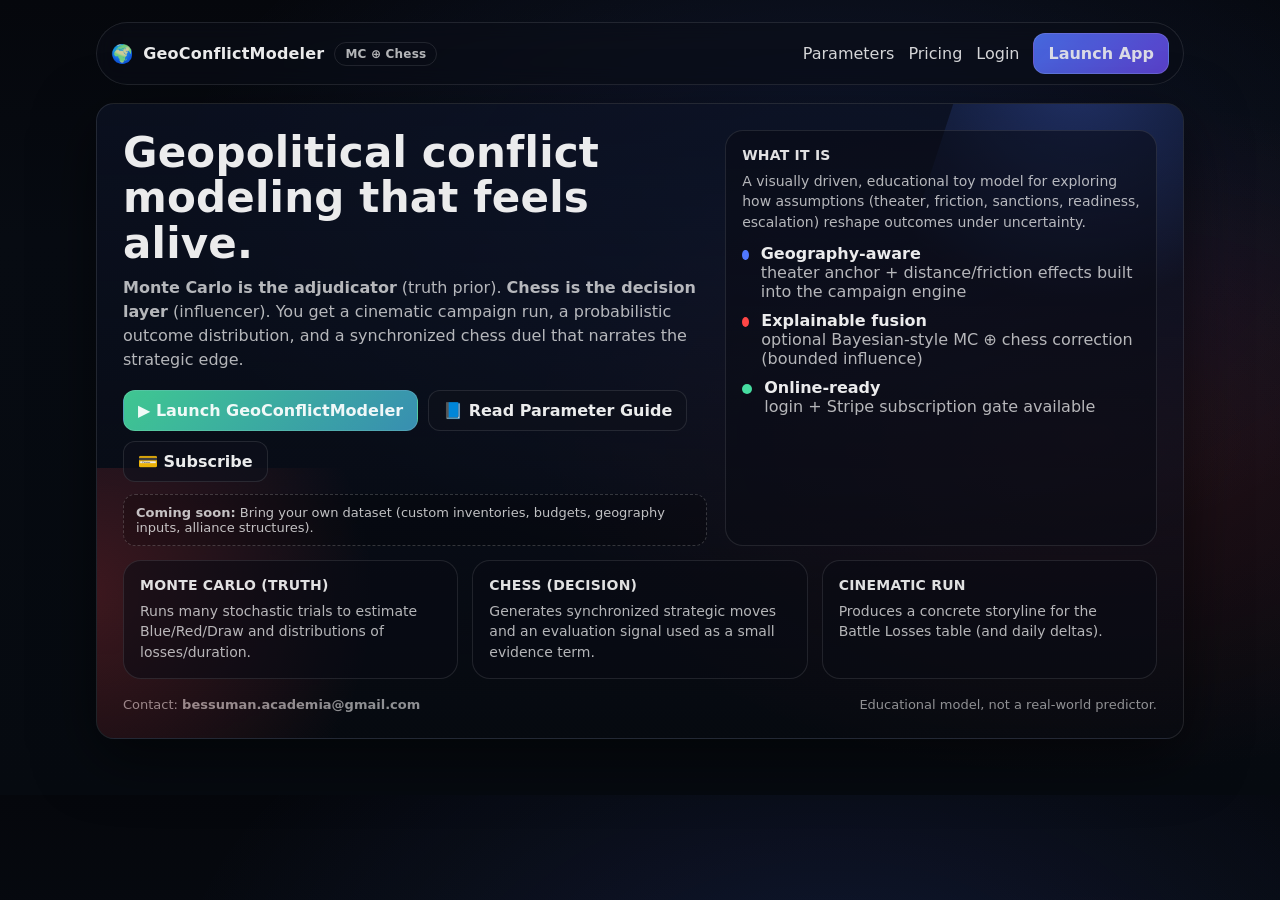
<file: site/index.html>
<!doctype html>
<html lang="en">
<head>
  <meta charset="utf-8" />
  <meta name="viewport" content="width=device-width, initial-scale=1" />
  <title>GeoConflictModeler</title>
  <meta name="description" content="GeoConflictModeler: Monte Carlo adjudicated geopolitical conflict toy model with a chess-based decision layer." />
  <link rel="stylesheet" href="style.css" />
</head>
<body>
  <div class="wrap">
    <div class="nav">
      <div class="brand">
        <span style="font-size:18px">🌍</span>
        <span>GeoConflictModeler</span>
        <span class="badge">MC ⊕ Chess</span>
      </div>
      <div class="links">
        <a href="parameters.html">Parameters</a>
        <a href="pricing.html">Pricing</a>
        <a href="login.html">Login</a>
        <a class="btn primary" href="launch.html">Launch App</a>
      </div>
    </div>

    <section class="hero">
      <div class="hgrid">
        <div>
          <h1 class="h1">Geopolitical conflict modeling that feels alive.</h1>
          <p class="sub">
            <b>Monte Carlo is the adjudicator</b> (truth prior). <b>Chess is the decision layer</b> (influencer).
            You get a cinematic campaign run, a probabilistic outcome distribution, and a synchronized chess duel that narrates the strategic edge.
          </p>
          <div class="cta">
            <a class="btn good" href="launch.html">▶ Launch GeoConflictModeler</a>
            <a class="btn" href="parameters.html">📘 Read Parameter Guide</a>
            <a class="btn" href="pricing.html">💳 Subscribe</a>
          </div>
          <div style="height:12px"></div>
          <div class="notice">
            <b>Coming soon:</b> Bring your own dataset (custom inventories, budgets, geography inputs, alliance structures).
          </div>
        </div>

        <div class="card">
          <h3>What it is</h3>
          <p>
            A visually driven, educational toy model for exploring how assumptions (theater, friction, sanctions, readiness, escalation)
            reshape outcomes under uncertainty.
          </p>
          <div style="height:12px"></div>
          <div class="k"><span class="dot blue"></span><div><b>Geography-aware</b><br><span style="color:var(--muted)">theater anchor + distance/friction effects built into the campaign engine</span></div></div>
          <div style="height:10px"></div>
          <div class="k"><span class="dot red"></span><div><b>Explainable fusion</b><br><span style="color:var(--muted)">optional Bayesian-style MC ⊕ chess correction (bounded influence)</span></div></div>
          <div style="height:10px"></div>
          <div class="k"><span class="dot green"></span><div><b>Online-ready</b><br><span style="color:var(--muted)">login + Stripe subscription gate available</span></div></div>
        </div>
      </div>

      <div class="grid">
        <div class="card">
          <h3>Monte Carlo (Truth)</h3>
          <p>Runs many stochastic trials to estimate Blue/Red/Draw and distributions of losses/duration.</p>
        </div>
        <div class="card">
          <h3>Chess (Decision)</h3>
          <p>Generates synchronized strategic moves and an evaluation signal used as a small evidence term.</p>
        </div>
        <div class="card">
          <h3>Cinematic Run</h3>
          <p>Produces a concrete storyline for the Battle Losses table (and daily deltas).</p>
        </div>
      </div>

      <div class="footer">
        <div>Contact: <a href="mailto:bessuman.academia@gmail.com"><b>bessuman.academia@gmail.com</b></a></div>
        <div>Educational model, not a real-world predictor.</div>
      </div>
    </section>
  </div>
</body>
</html>
</file>
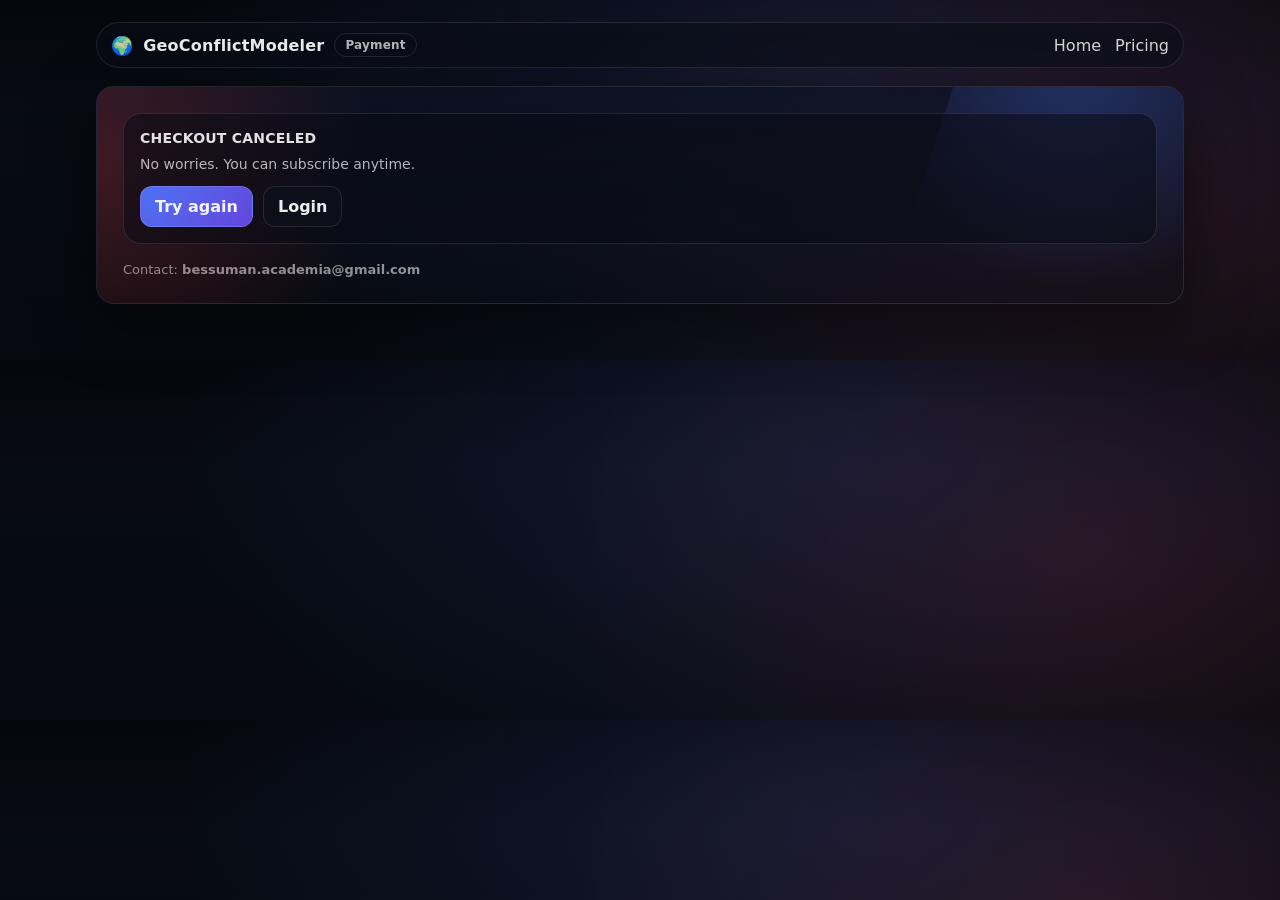
<file: site/cancel.html>
<!doctype html>
<html lang="en">
<head>
  <meta charset="utf-8" />
  <meta name="viewport" content="width=device-width, initial-scale=1" />
  <title>Canceled | GeoConflictModeler</title>
  <link rel="stylesheet" href="style.css" />
</head>
<body>
  <div class="wrap">
    <div class="nav">
      <div class="brand"><span style="font-size:18px">🌍</span><span>GeoConflictModeler</span><span class="badge">Payment</span></div>
      <div class="links">
        <a href="index.html">Home</a>
        <a href="pricing.html">Pricing</a>
      </div>
    </div>

    <section class="hero">
      <div class="card">
        <h3>Checkout canceled</h3>
        <p style="margin:0;color:var(--muted)">No worries. You can subscribe anytime.</p>
        <div style="height:12px"></div>
        <div class="cta">
          <a class="btn primary" href="pricing.html">Try again</a>
          <a class="btn" href="login.html">Login</a>
        </div>
      </div>

      <div class="footer">
        <div>Contact: <a href="mailto:bessuman.academia@gmail.com"><b>bessuman.academia@gmail.com</b></a></div>
      </div>
    </section>
  </div>
</body>
</html>
</file>
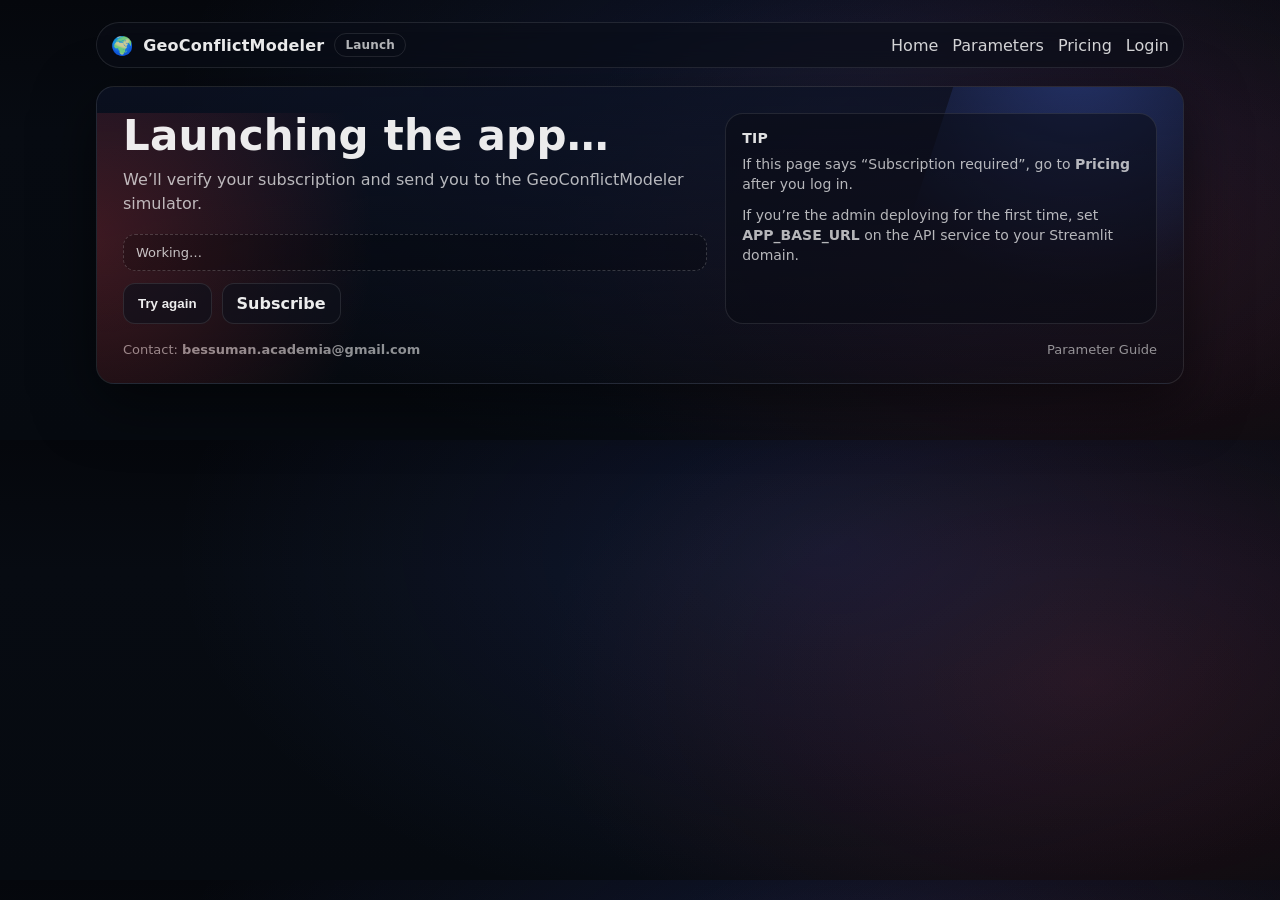
<file: site/launch.html>
<!doctype html>
<html lang="en">
<head>
  <meta charset="utf-8" />
  <meta name="viewport" content="width=device-width, initial-scale=1" />
  <title>Launch | GeoConflictModeler</title>
  <link rel="stylesheet" href="style.css" />
</head>
<body>
  <div class="wrap">
    <div class="nav">
      <div class="brand"><span style="font-size:18px">🌍</span><span>GeoConflictModeler</span><span class="badge">Launch</span></div>
      <div class="links">
        <a href="index.html">Home</a>
        <a href="parameters.html">Parameters</a>
        <a href="pricing.html">Pricing</a>
        <a href="login.html">Login</a>
      </div>
    </div>

    <section class="hero">
      <div class="hgrid">
        <div>
          <h1 class="h1">Launching the app…</h1>
          <p class="sub">We’ll verify your subscription and send you to the GeoConflictModeler simulator.</p>
          <div id="msg" class="notice">Working…</div>
          <div style="height:12px"></div>
          <div class="cta">
            <button class="btn" id="btn_try">Try again</button>
            <a class="btn" href="pricing.html">Subscribe</a>
          </div>
        </div>

        <div class="card">
          <h3>Tip</h3>
          <p>If this page says “Subscription required”, go to <a href="pricing.html"><b>Pricing</b></a> after you log in.</p>
          <div style="height:10px"></div>
          <p style="color:var(--muted)">If you’re the admin deploying for the first time, set <b>APP_BASE_URL</b> on the API service to your Streamlit domain.</p>
        </div>
      </div>

      <div class="footer">
        <div>Contact: <a href="mailto:bessuman.academia@gmail.com"><b>bessuman.academia@gmail.com</b></a></div>
        <div><a href="parameters.html">Parameter Guide</a></div>
      </div>
    </section>
  </div>

  <script src="app.js"></script>
  <script>
    async function launch(){
      const m = $('msg');
      m.textContent = 'Checking access…';
      try{
        const out = await api('/access/mint', {method:'POST'});
        m.textContent = 'Redirecting…';
        location.href = out.app_url;
      }catch(e){
        m.textContent = e.message;
      }
    }
    $('btn_try').onclick = launch;
    launch();
  </script>
</body>
</html>
</file>
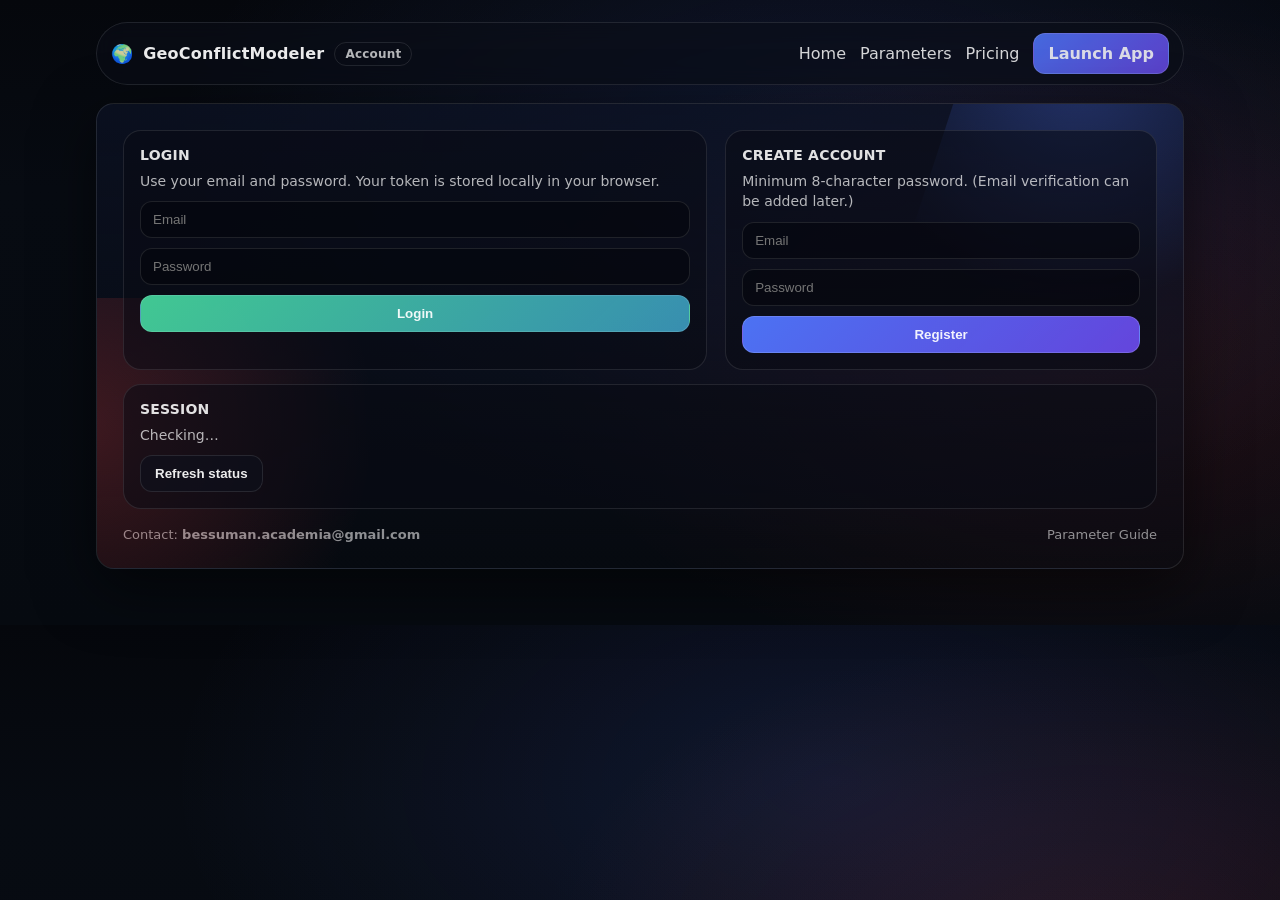
<file: site/login.html>
<!doctype html>
<html lang="en">
<head>
  <meta charset="utf-8" />
  <meta name="viewport" content="width=device-width, initial-scale=1" />
  <title>Login | GeoConflictModeler</title>
  <link rel="stylesheet" href="style.css" />
</head>
<body>
  <div class="wrap">
    <div class="nav">
      <div class="brand"><span style="font-size:18px">🌍</span><span>GeoConflictModeler</span><span class="badge">Account</span></div>
      <div class="links">
        <a href="index.html">Home</a>
        <a href="parameters.html">Parameters</a>
        <a href="pricing.html">Pricing</a>
        <a class="btn primary" href="launch.html">Launch App</a>
      </div>
    </div>

    <section class="hero">
      <div class="hgrid">
        <div class="card">
          <h3>Login</h3>
          <p>Use your email and password. Your token is stored locally in your browser.</p>
          <div class="form">
            <input class="input" id="login_email" type="email" placeholder="Email" />
            <input class="input" id="login_pw" type="password" placeholder="Password" />
            <button class="btn good" id="btn_login">Login</button>
          </div>
          <div id="login_msg" class="notice" style="display:none;margin-top:10px"></div>
        </div>

        <div class="card">
          <h3>Create account</h3>
          <p>Minimum 8-character password. (Email verification can be added later.)</p>
          <div class="form">
            <input class="input" id="reg_email" type="email" placeholder="Email" />
            <input class="input" id="reg_pw" type="password" placeholder="Password" />
            <button class="btn primary" id="btn_register">Register</button>
          </div>
          <div id="reg_msg" class="notice" style="display:none;margin-top:10px"></div>
        </div>
      </div>

      <div style="height:14px"></div>
      <div class="card">
        <h3>Session</h3>
        <p id="sess" style="margin:0;color:var(--muted)">Checking…</p>
        <div style="height:10px"></div>
        <div class="cta">
          <button class="btn" id="btn_me">Refresh status</button>
          <button class="btn danger" id="btn_logout">Logout</button>
        </div>
      </div>

      <div class="footer">
        <div>Contact: <a href="mailto:bessuman.academia@gmail.com"><b>bessuman.academia@gmail.com</b></a></div>
        <div><a href="parameters.html">Parameter Guide</a></div>
      </div>
    </section>
  </div>

  <script src="app.js"></script>
  <script>
    async function refreshMe(){
      const el = $('sess');
      try{
        const me = await api('/me');
        el.textContent = `Logged in as ${me.email} • subscription: ${me.subscription_status || 'none'}`;
      }catch(e){
        el.textContent = 'Not logged in.';
      }
    }

    $('btn_login').onclick = async () => {
      show($('login_msg'), false);
      try{
        const out = await api('/auth/login', {method:'POST', body: JSON.stringify({email: $('login_email').value, password: $('login_pw').value})});
        setAuthToken(out.token);
        $('login_msg').textContent = 'Logged in ✔';
        show($('login_msg'), true);
        await refreshMe();
      }catch(e){
        $('login_msg').textContent = e.message;
        show($('login_msg'), true);
      }
    };

    $('btn_register').onclick = async () => {
      show($('reg_msg'), false);
      try{
        const out = await api('/auth/register', {method:'POST', body: JSON.stringify({email: $('reg_email').value, password: $('reg_pw').value})});
        setAuthToken(out.token);
        $('reg_msg').textContent = 'Account created ✔';
        show($('reg_msg'), true);
        await refreshMe();
      }catch(e){
        $('reg_msg').textContent = e.message;
        show($('reg_msg'), true);
      }
    };

    $('btn_me').onclick = refreshMe;
    $('btn_logout').onclick = () => { clearAuth(); refreshMe(); };

    refreshMe();
  </script>
</body>
</html>
</file>
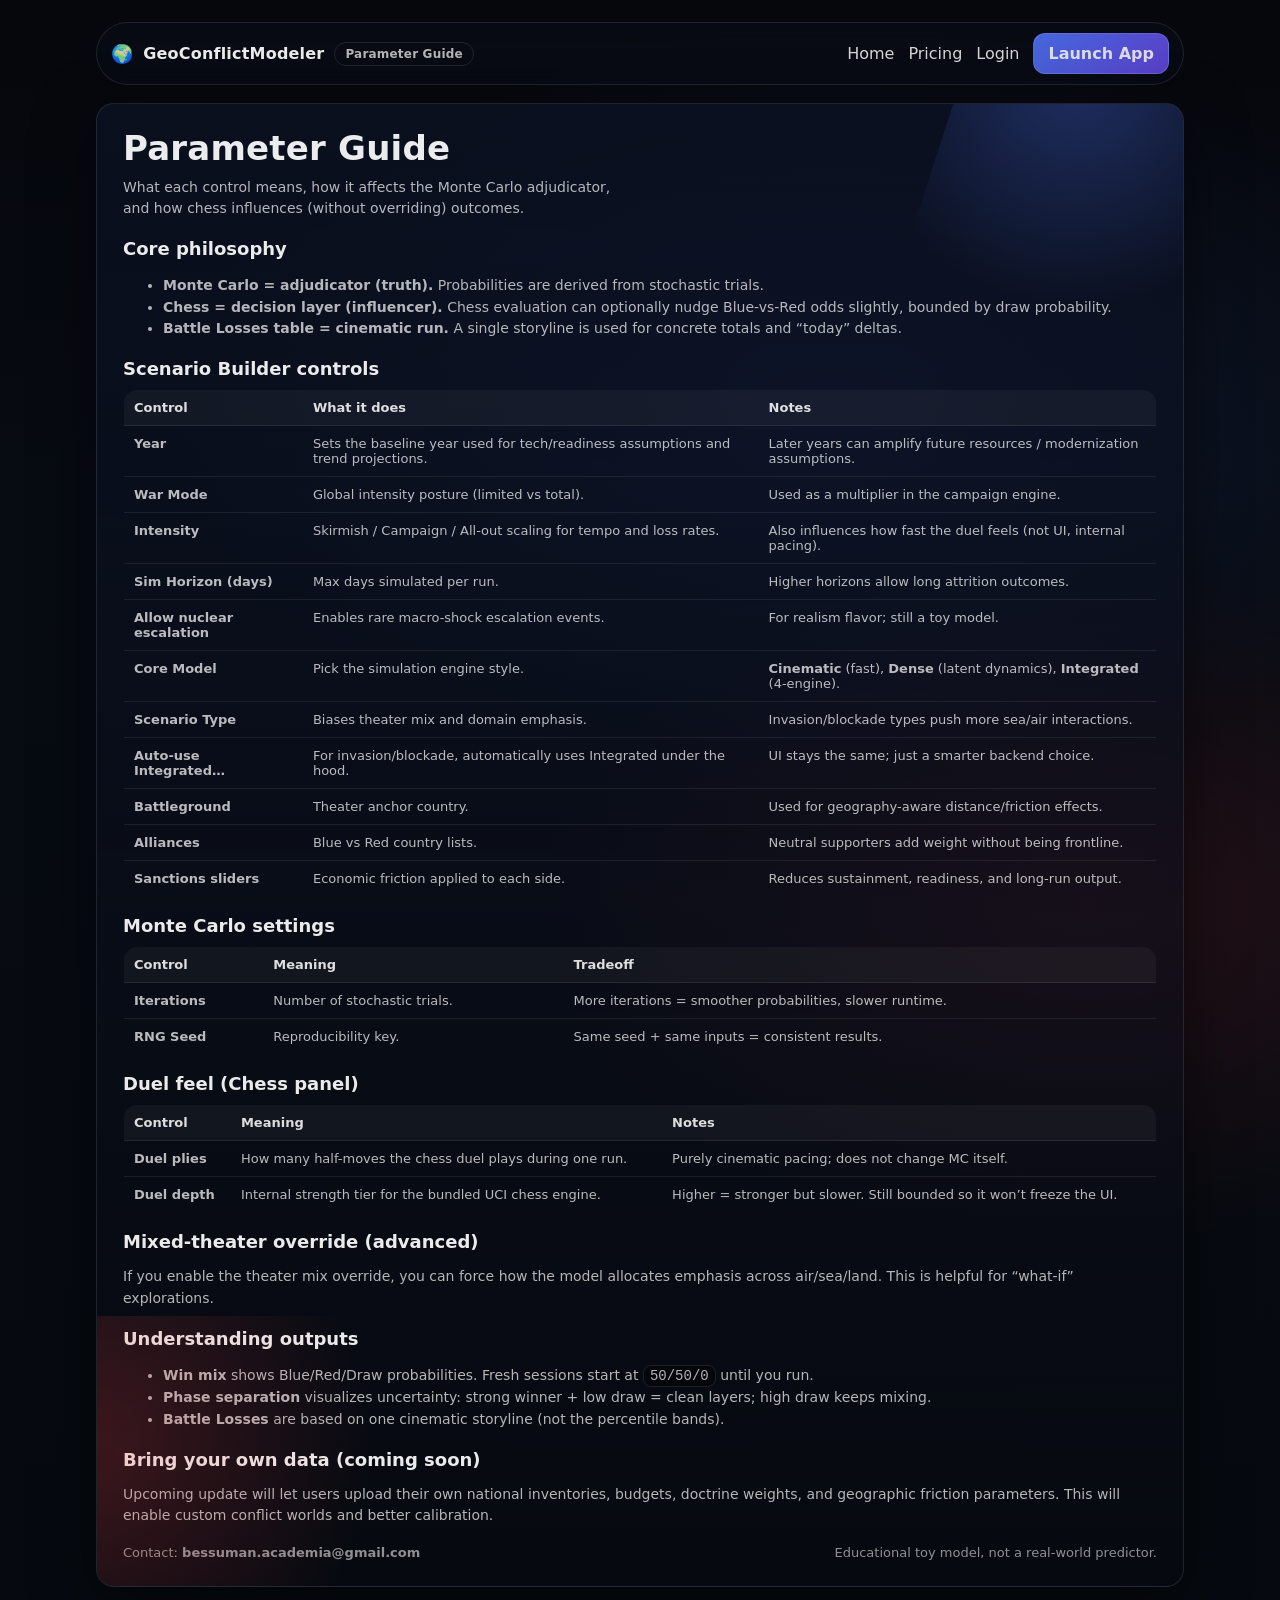
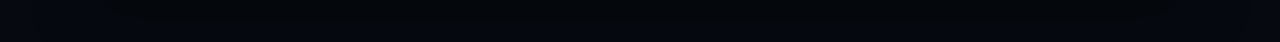
<file: site/parameters.html>
<!doctype html>
<html lang="en">
<head>
  <meta charset="utf-8" />
  <meta name="viewport" content="width=device-width, initial-scale=1" />
  <title>Parameters | GeoConflictModeler</title>
  <link rel="stylesheet" href="style.css" />
  <style>
    .doc h2{margin:18px 0 10px;font-size:18px}
    .doc h3{margin:16px 0 8px;font-size:14px;letter-spacing:.18px;text-transform:uppercase;color:rgba(255,255,255,.86)}
    .doc p, .doc li{color:var(--muted);line-height:1.55;font-size:14px}
    .doc code{background:rgba(0,0,0,.35);padding:2px 6px;border-radius:8px;border:1px solid rgba(255,255,255,.10)}
    .table{width:100%;border-collapse:collapse;overflow:hidden;border-radius:14px;border:1px solid rgba(255,255,255,.10)}
    .table th,.table td{padding:10px 10px;border-bottom:1px solid rgba(255,255,255,.08);vertical-align:top;font-size:13px}
    .table th{color:rgba(255,255,255,.86);text-align:left;background:rgba(255,255,255,.04)}
    .table td{color:rgba(255,255,255,.72)}
  </style>
</head>
<body>
  <div class="wrap">
    <div class="nav">
      <div class="brand"><span style="font-size:18px">🌍</span><span>GeoConflictModeler</span><span class="badge">Parameter Guide</span></div>
      <div class="links">
        <a href="index.html">Home</a>
        <a href="pricing.html">Pricing</a>
        <a href="login.html">Login</a>
        <a class="btn primary" href="launch.html">Launch App</a>
      </div>
    </div>

    <section class="hero">
      <div class="doc">
        <h1 class="h1" style="font-size:34px">Parameter Guide</h1>
        <p class="sub">What each control means, how it affects the Monte Carlo adjudicator, and how chess influences (without overriding) outcomes.</p>

        <h2>Core philosophy</h2>
        <ul>
          <li><b>Monte Carlo = adjudicator (truth).</b> Probabilities are derived from stochastic trials.</li>
          <li><b>Chess = decision layer (influencer).</b> Chess evaluation can optionally nudge Blue-vs-Red odds slightly, bounded by draw probability.</li>
          <li><b>Battle Losses table = cinematic run.</b> A single storyline is used for concrete totals and “today” deltas.</li>
        </ul>

        <h2>Scenario Builder controls</h2>
        <table class="table">
          <tr><th>Control</th><th>What it does</th><th>Notes</th></tr>
          <tr><td><b>Year</b></td><td>Sets the baseline year used for tech/readiness assumptions and trend projections.</td><td>Later years can amplify future resources / modernization assumptions.</td></tr>
          <tr><td><b>War Mode</b></td><td>Global intensity posture (limited vs total).</td><td>Used as a multiplier in the campaign engine.</td></tr>
          <tr><td><b>Intensity</b></td><td>Skirmish / Campaign / All-out scaling for tempo and loss rates.</td><td>Also influences how fast the duel feels (not UI, internal pacing).</td></tr>
          <tr><td><b>Sim Horizon (days)</b></td><td>Max days simulated per run.</td><td>Higher horizons allow long attrition outcomes.</td></tr>
          <tr><td><b>Allow nuclear escalation</b></td><td>Enables rare macro-shock escalation events.</td><td>For realism flavor; still a toy model.</td></tr>
          <tr><td><b>Core Model</b></td><td>Pick the simulation engine style.</td><td><b>Cinematic</b> (fast), <b>Dense</b> (latent dynamics), <b>Integrated</b> (4-engine).</td></tr>
          <tr><td><b>Scenario Type</b></td><td>Biases theater mix and domain emphasis.</td><td>Invasion/blockade types push more sea/air interactions.</td></tr>
          <tr><td><b>Auto-use Integrated…</b></td><td>For invasion/blockade, automatically uses Integrated under the hood.</td><td>UI stays the same; just a smarter backend choice.</td></tr>
          <tr><td><b>Battleground</b></td><td>Theater anchor country.</td><td>Used for geography-aware distance/friction effects.</td></tr>
          <tr><td><b>Alliances</b></td><td>Blue vs Red country lists.</td><td>Neutral supporters add weight without being frontline.</td></tr>
          <tr><td><b>Sanctions sliders</b></td><td>Economic friction applied to each side.</td><td>Reduces sustainment, readiness, and long-run output.</td></tr>
        </table>

        <h2>Monte Carlo settings</h2>
        <table class="table">
          <tr><th>Control</th><th>Meaning</th><th>Tradeoff</th></tr>
          <tr><td><b>Iterations</b></td><td>Number of stochastic trials.</td><td>More iterations = smoother probabilities, slower runtime.</td></tr>
          <tr><td><b>RNG Seed</b></td><td>Reproducibility key.</td><td>Same seed + same inputs = consistent results.</td></tr>
        </table>

        <h2>Duel feel (Chess panel)</h2>
        <table class="table">
          <tr><th>Control</th><th>Meaning</th><th>Notes</th></tr>
          <tr><td><b>Duel plies</b></td><td>How many half-moves the chess duel plays during one run.</td><td>Purely cinematic pacing; does not change MC itself.</td></tr>
          <tr><td><b>Duel depth</b></td><td>Internal strength tier for the bundled UCI chess engine.</td><td>Higher = stronger but slower. Still bounded so it won’t freeze the UI.</td></tr>
        </table>

        <h2>Mixed-theater override (advanced)</h2>
        <p>If you enable the theater mix override, you can force how the model allocates emphasis across air/sea/land. This is helpful for “what-if” explorations.</p>

        <h2>Understanding outputs</h2>
        <ul>
          <li><b>Win mix</b> shows Blue/Red/Draw probabilities. Fresh sessions start at <code>50/50/0</code> until you run.</li>
          <li><b>Phase separation</b> visualizes uncertainty: strong winner + low draw = clean layers; high draw keeps mixing.</li>
          <li><b>Battle Losses</b> are based on one cinematic storyline (not the percentile bands).</li>
        </ul>

        <h2>Bring your own data (coming soon)</h2>
        <p>
          Upcoming update will let users upload their own national inventories, budgets, doctrine weights, and geographic friction parameters.
          This will enable custom conflict worlds and better calibration.
        </p>

        <div class="footer">
          <div>Contact: <a href="mailto:bessuman.academia@gmail.com"><b>bessuman.academia@gmail.com</b></a></div>
          <div>Educational toy model, not a real-world predictor.</div>
        </div>
      </div>
    </section>
  </div>
</body>
</html>
</file>
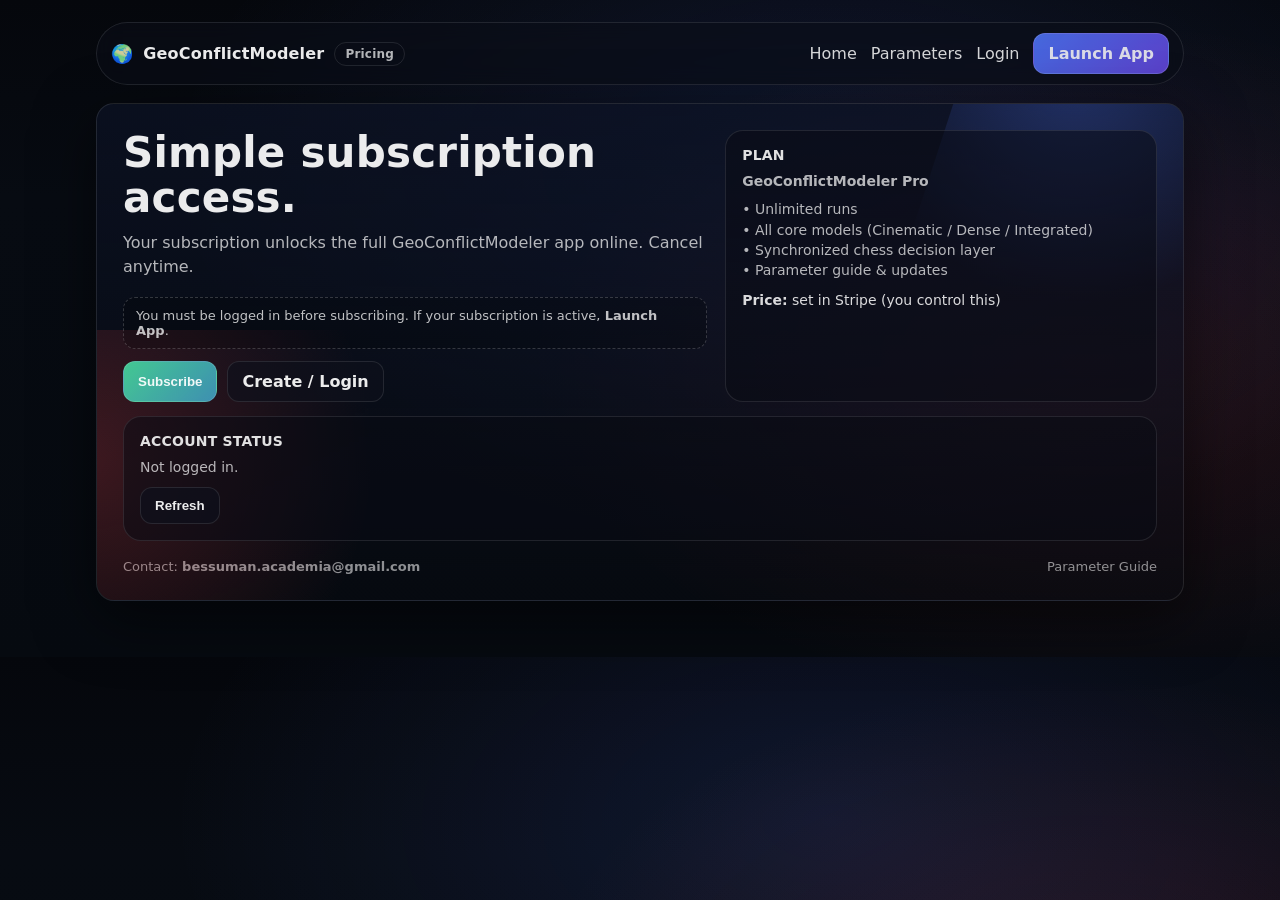
<file: site/pricing.html>
<!doctype html>
<html lang="en">
<head>
  <meta charset="utf-8" />
  <meta name="viewport" content="width=device-width, initial-scale=1" />
  <title>Pricing | GeoConflictModeler</title>
  <link rel="stylesheet" href="style.css" />
</head>
<body>
  <div class="wrap">
    <div class="nav">
      <div class="brand"><span style="font-size:18px">🌍</span><span>GeoConflictModeler</span><span class="badge">Pricing</span></div>
      <div class="links">
        <a href="index.html">Home</a>
        <a href="parameters.html">Parameters</a>
        <a href="login.html">Login</a>
        <a class="btn primary" href="launch.html">Launch App</a>
      </div>
    </div>

    <section class="hero">
      <div class="hgrid">
        <div>
          <h1 class="h1">Simple subscription access.</h1>
          <p class="sub">Your subscription unlocks the full GeoConflictModeler app online. Cancel anytime.</p>
          <div class="notice">
            You must be logged in before subscribing. If your subscription is active, <a href="launch.html"><b>Launch App</b></a>.
          </div>
          <div style="height:12px"></div>
          <div class="cta">
            <button class="btn good" id="btn_sub">Subscribe</button>
            <a class="btn" href="login.html">Create / Login</a>
          </div>
          <div id="msg" class="notice" style="display:none;margin-top:10px"></div>
        </div>

        <div class="card">
          <h3>Plan</h3>
          <p><b>GeoConflictModeler Pro</b></p>
          <p style="margin-top:8px;color:var(--muted)">
            • Unlimited runs<br>
            • All core models (Cinematic / Dense / Integrated)<br>
            • Synchronized chess decision layer<br>
            • Parameter guide & updates
          </p>
          <div style="height:10px"></div>
          <p style="color:rgba(255,255,255,.85)"><b>Price:</b> set in Stripe (you control this)</p>
        </div>
      </div>

      <div style="height:14px"></div>
      <div class="card">
        <h3>Account status</h3>
        <p id="status" style="margin:0;color:var(--muted)">Checking…</p>
        <div style="height:10px"></div>
        <div class="cta">
          <button class="btn" id="btn_refresh">Refresh</button>
        </div>
      </div>

      <div class="footer">
        <div>Contact: <a href="mailto:bessuman.academia@gmail.com"><b>bessuman.academia@gmail.com</b></a></div>
        <div><a href="parameters.html">Parameter Guide</a></div>
      </div>
    </section>
  </div>

  <script src="app.js"></script>
  <script>
    async function refresh(){
      const el = $('status');
      try{
        const me = await api('/me');
        const st = await api('/access/status');
        el.textContent = `${me.email} • subscription: ${st.subscription_status} • active: ${st.active ? 'yes' : 'no'}`;
      }catch(e){
        el.textContent = 'Not logged in.';
      }
    }

    $('btn_refresh').onclick = refresh;

    $('btn_sub').onclick = async () => {
      show($('msg'), false);
      try{
        const out = await api('/billing/create-checkout', {method:'POST'});
        location.href = out.url;
      }catch(e){
        $('msg').textContent = e.message;
        show($('msg'), true);
      }
    };

    refresh();
  </script>
</body>
</html>
</file>
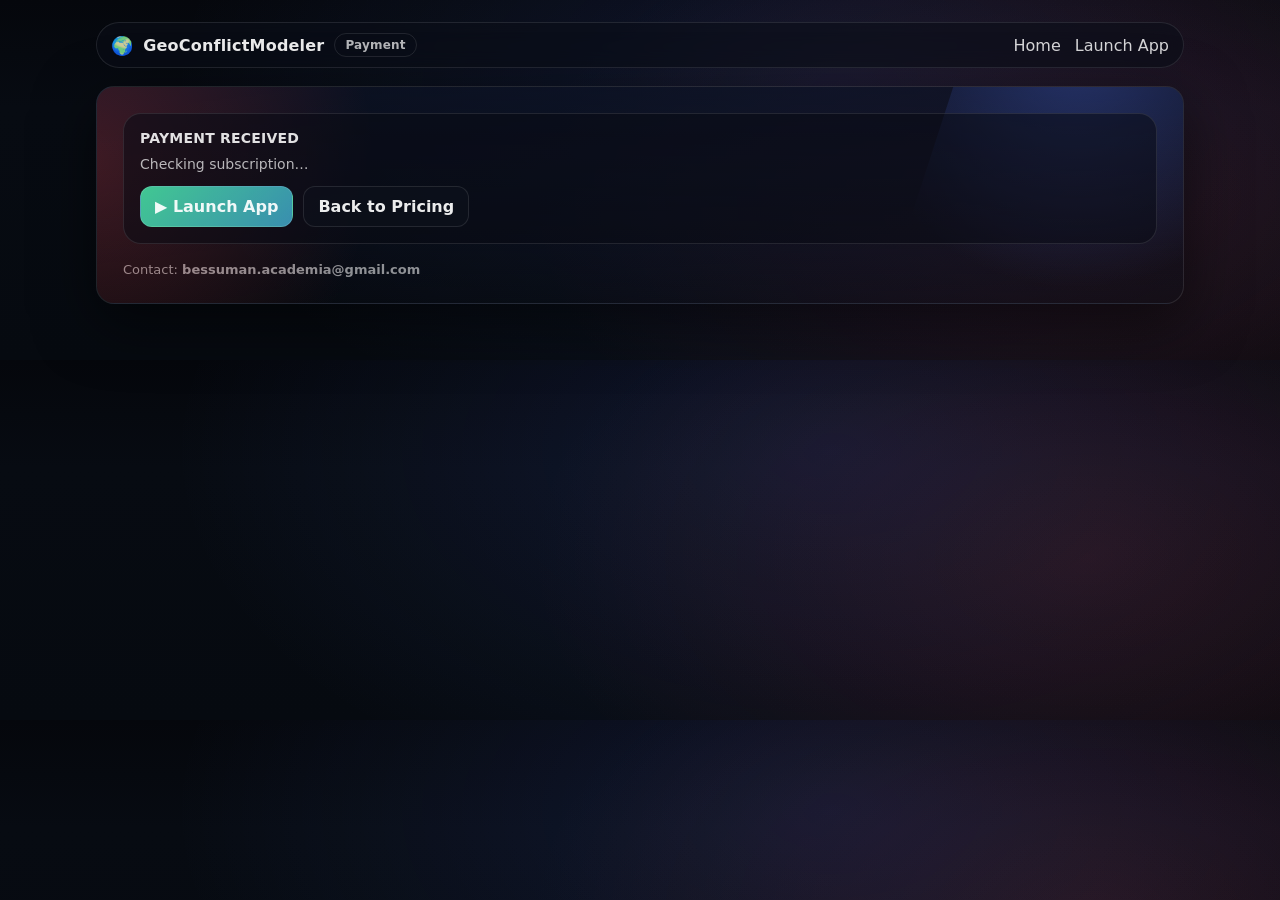
<file: site/success.html>
<!doctype html>
<html lang="en">
<head>
  <meta charset="utf-8" />
  <meta name="viewport" content="width=device-width, initial-scale=1" />
  <title>Success | GeoConflictModeler</title>
  <link rel="stylesheet" href="style.css" />
</head>
<body>
  <div class="wrap">
    <div class="nav">
      <div class="brand"><span style="font-size:18px">🌍</span><span>GeoConflictModeler</span><span class="badge">Payment</span></div>
      <div class="links">
        <a href="index.html">Home</a>
        <a href="launch.html">Launch App</a>
      </div>
    </div>

    <section class="hero">
      <div class="card">
        <h3>Payment received</h3>
        <p id="msg" style="margin:0;color:var(--muted)">Checking subscription…</p>
        <div style="height:12px"></div>
        <div class="cta">
          <a class="btn good" href="launch.html">▶ Launch App</a>
          <a class="btn" href="pricing.html">Back to Pricing</a>
        </div>
      </div>

      <div class="footer">
        <div>Contact: <a href="mailto:bessuman.academia@gmail.com"><b>bessuman.academia@gmail.com</b></a></div>
      </div>
    </section>
  </div>

  <script src="app.js"></script>
  <script>
    (async ()=>{
      const el = $('msg');
      try{
        const st = await api('/access/status');
        el.textContent = st.active ? 'Subscription is active ✔' : `Subscription status: ${st.subscription_status}`;
      }catch(e){
        el.textContent = e.message;
      }
    })();
  </script>
</body>
</html>
</file>
<file: site/style.css>
:root{
  --bg0:#05070c;
  --bg1:#070b12;
  --panel:#0b1322;
  --panel2:#0c1020;
  --line:rgba(255,255,255,.10);
  --muted:rgba(255,255,255,.70);
  --text:rgba(255,255,255,.92);
  --blue:rgba(80,120,255,1);
  --red:rgba(255,70,70,1);
  --green:rgba(70,220,160,1);
  --shadow: 0 18px 60px rgba(0,0,0,.55);
  --radius: 18px;
}

*{box-sizing:border-box}
html,body{margin:0;padding:0;}
body{
  font-family: ui-sans-serif, system-ui, -apple-system, Segoe UI, Roboto, Helvetica, Arial;
  color:var(--text);
  background:
    radial-gradient(1200px 700px at 65% 25%, rgba(80,120,255,0.13), rgba(0,0,0,0) 55%),
    radial-gradient(900px 550px at 85% 55%, rgba(255,60,60,0.12), rgba(0,0,0,0) 62%),
    linear-gradient(180deg, var(--bg0), var(--bg1) 30%, #060a10);
}

a{color:inherit;text-decoration:none}

.wrap{max-width:1120px;margin:0 auto;padding:22px 16px 56px;}

.nav{
  display:flex;align-items:center;justify-content:space-between;
  gap:14px;padding:10px 14px;
  border:1px solid var(--line);
  background:rgba(10,14,24,.60);
  backdrop-filter: blur(10px);
  border-radius: 999px;
}
.brand{display:flex;align-items:center;gap:10px;font-weight:800;letter-spacing:.2px}
.badge{font-size:12px;padding:4px 10px;border:1px solid var(--line);border-radius:999px;color:var(--muted)}
.nav a{opacity:.9}
.nav a:hover{opacity:1}
.links{display:flex;gap:14px;align-items:center;flex-wrap:wrap;justify-content:flex-end}

.hero{
  margin-top:18px;
  padding:26px;
  border:1px solid var(--line);
  border-radius:var(--radius);
  background: linear-gradient(180deg, rgba(12,18,36,.75), rgba(8,10,16,.35));
  box-shadow: var(--shadow);
  overflow:hidden;
  position:relative;
}
.hero:before{
  content:"";
  position:absolute;inset:-120px -120px auto auto;
  width:360px;height:360px;
  background: radial-gradient(circle at 30% 30%, rgba(80,120,255,.30), rgba(0,0,0,0) 65%);
  transform: rotate(18deg);
}
.hero:after{
  content:"";
  position:absolute;inset:auto auto -150px -140px;
  width:420px;height:420px;
  background: radial-gradient(circle at 30% 30%, rgba(255,70,70,.22), rgba(0,0,0,0) 70%);
}

.hgrid{display:grid;grid-template-columns:1.15fr .85fr;gap:18px;align-items:stretch;position:relative;z-index:1}

.h1{font-size:42px;line-height:1.08;margin:0 0 10px;font-weight:900;letter-spacing:.2px}
.sub{color:var(--muted);font-size:16px;line-height:1.5;margin:0 0 18px;max-width:58ch}

.cta{display:flex;gap:10px;flex-wrap:wrap}
.btn{
  border:1px solid var(--line);
  background:rgba(14,18,28,.65);
  color:var(--text);
  padding:10px 14px;
  border-radius:12px;
  font-weight:700;
  display:inline-flex;align-items:center;gap:8px;
  cursor:pointer;
}
.btn:hover{border-color:rgba(255,255,255,.18)}
.btn.primary{background: linear-gradient(135deg, rgba(80,120,255,.95), rgba(115,80,255,.85)); border-color:rgba(255,255,255,.15)}
.btn.good{background: linear-gradient(135deg, rgba(70,220,160,.90), rgba(70,180,220,.78)); border-color:rgba(255,255,255,.12)}
.btn.danger{background: linear-gradient(135deg, rgba(255,70,70,.92), rgba(255,120,80,.75)); border-color:rgba(255,255,255,.12)}

.card{
  border:1px solid var(--line);
  border-radius:var(--radius);
  background:rgba(10,12,20,.55);
  padding:16px;
  position:relative;z-index:1;
}
.card h3{margin:0 0 8px;font-size:14px;color:rgba(255,255,255,.88);letter-spacing:.22px;text-transform:uppercase}
.card p{margin:0;color:var(--muted);font-size:14px;line-height:1.45}

.grid{display:grid;grid-template-columns:repeat(3,1fr);gap:14px;margin-top:14px}
.k{display:flex;gap:12px;align-items:flex-start}
.dot{width:10px;height:10px;border-radius:50%;margin-top:6px}
.dot.blue{background:var(--blue)}
.dot.red{background:var(--red)}
.dot.green{background:var(--green)}

.footer{
  margin-top:18px;
  color:rgba(255,255,255,.55);
  font-size:13px;
  display:flex;justify-content:space-between;gap:12px;flex-wrap:wrap;
}

.form{
  display:grid;gap:10px;margin-top:10px
}
.input{
  width:100%;
  background:rgba(5,7,12,.55);
  border:1px solid var(--line);
  padding:10px 12px;
  border-radius:12px;
  color:var(--text);
  outline:none;
}
.input:focus{border-color:rgba(255,255,255,.22)}

.notice{font-size:13px;color:rgba(255,255,255,.75);border:1px dashed rgba(255,255,255,.18);padding:10px 12px;border-radius:12px;background:rgba(0,0,0,.20)}

@media (max-width: 880px){
  .hgrid{grid-template-columns:1fr}
  .h1{font-size:36px}
  .grid{grid-template-columns:1fr}
  .nav{border-radius:20px}
}
</file>
